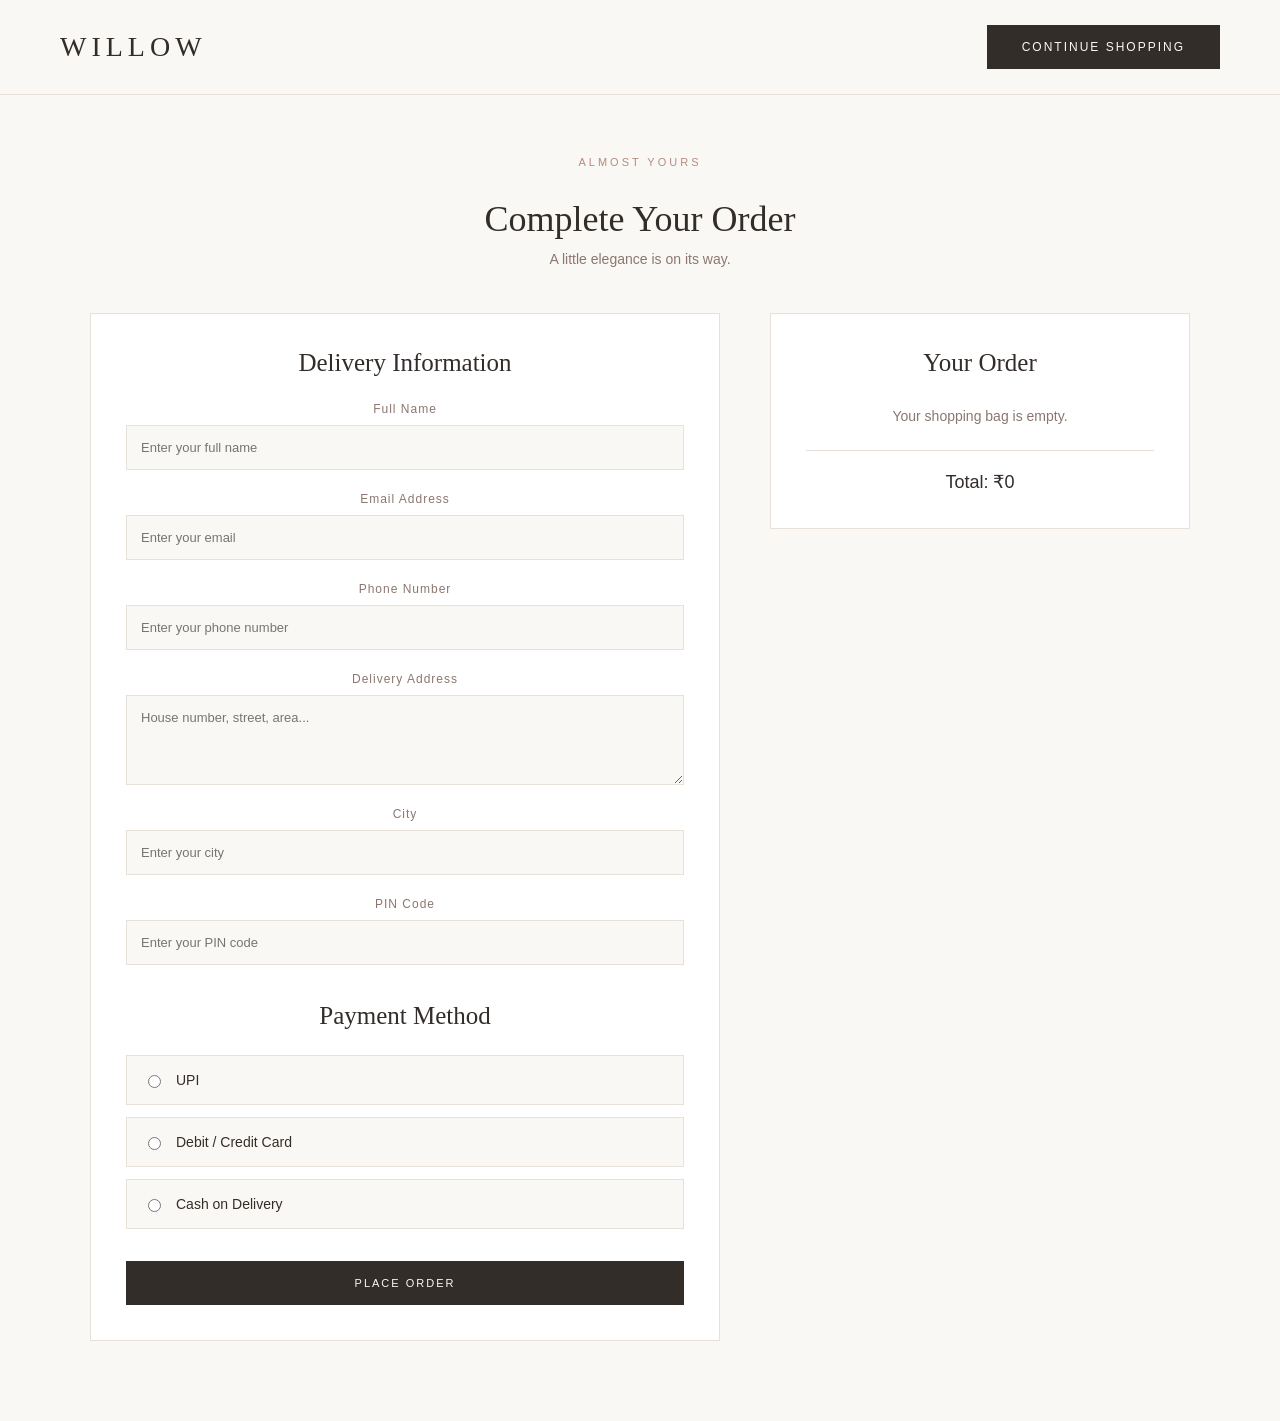
<file: checkout.html>
<!DOCTYPE html>
<html lang="en">
<head>
    <meta charset="UTF-8">
    <meta name="viewport" content="width=device-width, initial-scale=1.0">
    <title>Checkout | WILLOW</title>
    <link rel="stylesheet" href="style.css">
</head>

<body>

    <header>
        <div class="logo">WILLOW</div>
        <a href="index.html" class="shop-button">CONTINUE SHOPPING</a>
    </header>

    <main class="checkout-page">

        <div class="section-heading">
            <p>ALMOST YOURS</p>
            <h2>Complete Your Order</h2>
            <span>A little elegance is on its way.</span>
        </div>

        <div class="checkout-container">

            <section class="checkout-details">

                <h2>Delivery Information</h2>

                <form id="checkout-form">

<label>Full Name</label>
<input type="text" name="fullName" placeholder="Enter your full name" required>

<label>Email Address</label>
<input type="email" name="email" placeholder="Enter your email" required>

<label>Phone Number</label>
<input type="tel" name="phone" placeholder="Enter your phone number" required>

<label>Delivery Address</label>
<textarea name="address" placeholder="House number, street, area..." required></textarea>

<label>City</label>
<input type="text" name="city" placeholder="Enter your city" required>

<label>PIN Code</label>
<input type="text" name="pinCode" placeholder="Enter your PIN code" required>


                   
                    <h2>Payment Method</h2>

                    <label class="payment-option">
                        <input type="radio" name="payment" value="UPI" required>
                        UPI
                    </label>

                    <label class="payment-option">
                        <input type="radio" name="payment" value="Card">
                        Debit / Credit Card
                    </label>

                    <label class="payment-option">
                        <input type="radio" name="payment" value="COD">
                        Cash on Delivery
                    </label>

                    <button type="submit" class="checkout-button">
                        PLACE ORDER
                    </button>

                </form>

            </section>

            <section class="order-summary">
                <h2>Your Order</h2>
                <div id="checkout-items">
                    Your products will appear here.
                </div>
                <div id="checkout-total">
                    Total: ₹0
                </div>
            </section>

        </div>

        </main>

    <script src="checkout.js"></script>
</body>
</html>
</file>
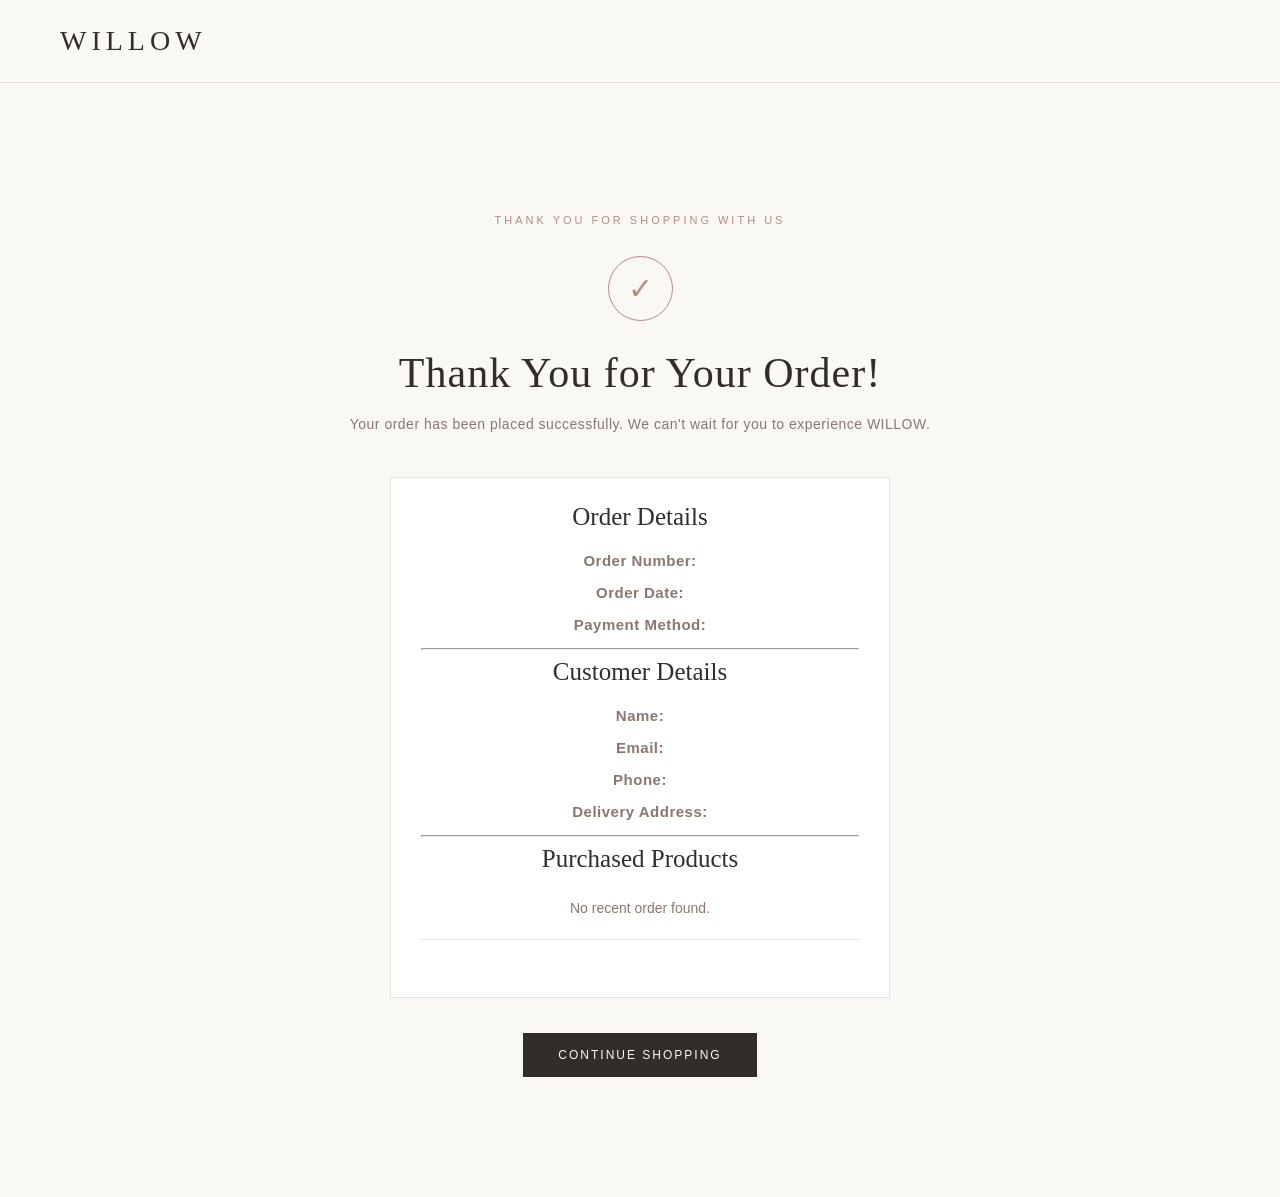
<file: order-confirmation.html>
<!DOCTYPE html>
<html lang="en">
<head>
    <meta charset="UTF-8">
    <meta name="viewport" content="width=device-width, initial-scale=1.0">
    <title>Order Confirmed | WILLOW</title>
    <link rel="stylesheet" href="style.css">
</head>

<body>

    <header>
        <div class="logo">WILLOW</div>
    </header>

    <main class="confirmation-page">

        <p class="confirmation-label">THANK YOU FOR SHOPPING WITH US</p>

        <div class="confirmation-icon">✓</div>

        <h1>Thank You for Your Order!</h1>

        <p class="confirmation-message">
            Your order has been placed successfully.
            We can't wait for you to experience WILLOW.
        </p>

        
<div class="confirmation-details">

    <h2>Order Details</h2>

    <p><strong>Order Number:</strong> <span id="order-number"></span></p>
    <p><strong>Order Date:</strong> <span id="order-date"></span></p>
    <p><strong>Payment Method:</strong> <span id="order-payment"></span></p>

    <hr>

    <h2>Customer Details</h2>

    <p><strong>Name:</strong> <span id="customer-name"></span></p>
    <p><strong>Email:</strong> <span id="customer-email"></span></p>
    <p><strong>Phone:</strong> <span id="customer-phone"></span></p>
    <p><strong>Delivery Address:</strong> <span id="customer-address"></span></p>

    <hr>

    <h2>Purchased Products</h2>

    <div id="confirmation-items"></div>
    <p id="confirmation-total"></p>

</div>


        <a href="index.html" class="shop-button">
            CONTINUE SHOPPING
        </a>

        </main>

    <script src="order-confirmation.js"></script>
</body>
</html>
</file>
<file: style.css>
/* WILLOW - Fashion & Lifestyle */

/* General Styling */

* {
    box-sizing: border-box;
}

body {
    background-color: #FAF8F4;
    color: #332D2A;
    font-family: Arial, sans-serif;
    margin: 0;
}

/* Navigation Bar */

header {
    display: flex;
    justify-content: space-between;
    align-items: center;
    padding: 25px 60px;
    border-bottom: 1px solid #E8E1D9;
}

/* WILLOW Logo */

.logo {
    font-family: "Times New Roman", serif;
    font-size: 28px;
    letter-spacing: 5px;
}

/* Navigation Links */

nav {
    display: flex;
    gap: 45px;
}

nav a {
    text-decoration: none;
    color: #332D2A;
    font-size: 15px;
    font-weight: 500;
    letter-spacing: 1px;
    transition: color 0.3s ease;
}

nav a:hover {
    color: #B58B82;
}

/* Shopping Bag Icon */

.cart {
    position: relative;
    display: flex;
    align-items: center;
    justify-content: center;
    text-decoration: none;
    padding: 8px;
}

.bag-icon {
    width: 25px;
    height: 25px;
    fill: none;
    stroke: #332D2A;
    stroke-width: 1.5;
    stroke-linecap: round;
    stroke-linejoin: round;
    transition: stroke 0.3s ease;
}

.cart-count {
    position: absolute;
    top: -2px;
    right: -5px;
    background-color: #B58B82;
    color: white;
    width: 17px;
    height: 17px;
    border-radius: 50%;
    display: flex;
    align-items: center;
    justify-content: center;
    font-size: 10px;
}

.cart:hover .bag-icon {
    stroke: #B58B82;
}

/* Main Heading */

main {
    text-align: center;
    margin-top: 100px;
}

main h1 {
    font-family: "Times New Roman", serif;
    font-size: 42px;
    font-weight: normal;
    letter-spacing: 1px;
    color: #332D2A;
    margin-bottom: 15px;
}

main p {
    font-size: 15px;
    color: #8B7770;
    letter-spacing: 0.5px;
}

/* Hero Section */

.hero {
    display: flex;
    align-items: center;
    justify-content: space-between;
    padding: 35px 60px 10px;
    gap: 50px;
    margin-top: 0;
}

/* Hero Text */

.hero-content {
    flex: 1;
}

.hero-label {
    color: #B58B82;
    font-size: 12px;
    letter-spacing: 3px;
    margin-bottom: 25px;
}

.hero-content h1 {
    font-family: "Times New Roman", serif;
    font-size: 52px;
    font-weight: normal;
    line-height: 1.2;
    color: #332D2A;
}

.hero-description {
    color: #8B7770;
    font-size: 15px;
    line-height: 1.8;
    max-width: 420px;
    margin: 0 auto 30px;
    text-align: center;
}

/* Shop Now Button */

.shop-button {
    display: inline-block;
    background-color: #332D2A;
    color: #FAF8F4;
    text-decoration: none;
    padding: 15px 35px;
    font-size: 12px;
    letter-spacing: 2px;
    transition: background-color 0.3s ease;
}

.shop-button:hover {
    background-color: #B58B82;
}

/* Hero Image */

.hero-image {
    flex: 1;
}

.hero-image img {
    width: 100%;
    height: auto;
    object-fit: contain;
    display: block;
}

/* Featured Collections */

.collections {
    padding: 70px 60px;
    text-align: center;
}

.section-heading p {
    color: #B58B82;
    font-size: 11px;
    letter-spacing: 3px;
}

.section-heading h2 {
    font-family: "Times New Roman", serif;
    font-size: 36px;
    font-weight: normal;
    color: #332D2A;
    margin-bottom: 10px;
}

.section-heading span {
    color: #8B7770;
    font-size: 14px;
}

/* Collection Cards */

.collection-container {
    display: flex;
    gap: 25px;
    margin-top: 40px;
}

.collection-card {
    flex: 1;
    text-align: center;
}

.collection-card img {
    width: 100%;
    height: 350px;
    object-fit: cover;
    display: block;
    transition: transform 0.4s ease;
}

.collection-card {
    overflow: hidden;
}

.collection-card:hover img {
    transform: scale(1.04);
}

.collection-card h3 {
    font-family: "Times New Roman", serif;
    font-size: 23px;
    font-weight: normal;
    color: #332D2A;
    margin: 20px 0 10px;
}

.collection-card a {
    color: #8B7770;
    text-decoration: none;
    font-size: 11px;
    letter-spacing: 2px;
    border-bottom: 1px solid #B58B82;
    padding-bottom: 5px;
}

.collection-card a:hover {
    color: #B58B82;
}

/* Featured Products */

.featured-products {
    padding: 10px 60px 70px;
    text-align: center;
}

.product-container {
    display: flex;
    align-items: flex-start;
    gap: 25px;
    margin-top: 40px;
}

.product-card {
    flex: 1;
    min-width: 0;
    text-align: center;
    overflow: hidden;
    display: flex;
    flex-direction: column;
    align-items: center;
}


.product-card img {
    width: 100%;
    height: 320px;
    object-fit: contain;
    object-position: center;
    display: block;
    margin: 30px auto 20px;
    padding: 15px;
    transition: transform 0.4s ease;
}

.product-card:hover img {
    transform: scale(1.05);
}

.product-card h3 {
    font-family: "Times New Roman", serif;
    font-size: 20px;
    font-weight: normal;
    color: #332D2A;
    margin: 15px 0 8px;
}

.product-price {
    color: #8B7770;
    font-size: 14px;
    margin-bottom: 15px;
}

.product-card a {
    color: #8B7770;
    text-decoration: none;
    font-size: 11px;
    letter-spacing: 2px;
    border-bottom: 1px solid #B58B82;
    padding-bottom: 5px;
}

.product-card a:hover {
    color: #B58B82;
}

/* Add to Bag Buttons */

.add-to-bag {
    width: 100%;
    padding: 13px 15px;
    margin-top: auto;
    background-color: #332D2A;
    color: #FAF8F4;
    border: 1px solid #332D2A;
    font-size: 11px;
    letter-spacing: 2px;
    cursor: pointer;
    transition: all 0.3s ease;
}

.add-to-bag:hover {
    background-color: #B58B82;
    border-color: #B58B82;
}

/* Shopping Bag Panel */

.cart-panel {
    position: fixed;
    top: 0;
    right: -450px;
    width: 400px;
    max-width: 100%;
    height: 100vh;
    background-color: #FAF8F4;
    z-index: 1000;
    padding: 30px;
    box-sizing: border-box;
    box-shadow: -5px 0 20px rgba(0, 0, 0, 0.1);
    transition: right 0.4s ease;
    display: flex;
    flex-direction: column;
}

.cart-panel.active {
    right: 0;
}

.cart-header {
    display: flex;
    justify-content: space-between;
    align-items: center;
    border-bottom: 1px solid #E8E1D9;
    padding-bottom: 20px;
}

.cart-header h2 {
    font-family: "Times New Roman", serif;
    font-weight: normal;
    font-size: 25px;
}

.close-cart {
    background: none;
    border: none;
    font-size: 28px;
    color: #332D2A;
    cursor: pointer;
    transition: color 0.3s ease;
}

.close-cart:hover {
    color: #B58B82;
}

/* Shopping Bag Items */

.cart-items {
    flex: 1;
    padding: 20px 0;
    overflow-y: auto;
}

.empty-cart {
    color: #8B7770;
    text-align: center;
    margin-top: 40px;
    font-size: 14px;
}

.cart-item {
    display: flex;
    justify-content: space-between;
    align-items: center;
    gap: 15px;
    padding: 15px 0;
    border-bottom: 1px solid #E8E1D9;
}

.cart-item p {
    margin: 5px 0;
    font-size: 13px;
}

/* Quantity Controls */

.quantity-controls {
    display: flex;
    align-items: center;
    gap: 12px;
    flex-shrink: 0;
}

.quantity-controls button {
    width: 27px;
    height: 27px;
    background: transparent;
    border: 1px solid #E8E1D9;
    color: #332D2A;
    font-size: 17px;
    cursor: pointer;
    transition: all 0.3s ease;
}

.quantity-controls button:hover {
    background-color: #332D2A;
    color: #FAF8F4;
    border-color: #332D2A;
}

.quantity-controls span {
    font-size: 13px;
    min-width: 12px;
    text-align: center;
}

/* Remove Button */

.remove-button {
    background: none;
    border: none;
    color: #B58B82;
    font-size: 10px;
    letter-spacing: 1px;
    cursor: pointer;
}

.remove-button:hover {
    color: #332D2A;
}

/* Shopping Bag Footer */

.cart-footer {
    border-top: 1px solid #E8E1D9;
    padding-top: 20px;
}

.cart-total {
    display: flex;
    justify-content: space-between;
    font-size: 17px;
    color: #332D2A;
    margin-bottom: 20px;
}

.checkout-button {
    width: 100%;
    padding: 15px;
    background-color: #332D2A;
    color: #FAF8F4;
    border: 1px solid #332D2A;
    font-size: 11px;
    letter-spacing: 2px;
    cursor: pointer;
    transition: all 0.3s ease;
}

.checkout-button:hover {
    background-color: #B58B82;
    border-color: #B58B82;
}

/* Responsive Design */

@media (max-width: 900px) {
    header {
        padding: 20px 30px;
    }

    nav {
        gap: 20px;
    }

    .hero {
        padding: 30px;
        gap: 25px;
    }

    .hero-content h1 {
        font-size: 42px;
    }

    .collections,
    .featured-products {
        padding-left: 30px;
        padding-right: 30px;
    }

    .product-container,
    .collection-container {
        flex-wrap: wrap;
    }

    .product-card,
    .collection-card {
        flex: 1 1 40%;
    }
}

/* =========================
   WILLOW CHECKOUT PAGE
========================= */

.checkout-page {
    padding: 50px 60px 80px;
    margin-top: 0;
}

.checkout-page .section-heading {
    text-align: center;
    margin-bottom: 45px;
}

.checkout-container {
    display: grid;
    grid-template-columns: 1.5fr 1fr;
    gap: 50px;
    max-width: 1100px;
    margin: auto;
    align-items: start;
}

.checkout-details,
.order-summary {
    background-color: #FFFFFF;
    padding: 35px;
    border: 1px solid #E8E1D9;
}

.checkout-details h2,
.order-summary h2 {
    font-family: "Times New Roman", serif;
    font-size: 25px;
    font-weight: normal;
    margin-top: 0;
    margin-bottom: 25px;
}

#checkout-form {
    display: flex;
    flex-direction: column;
}

#checkout-form > label:not(.payment-option) {
    font-size: 12px;
    letter-spacing: 1px;
    margin-bottom: 9px;
    color: #8B7770;
}

#checkout-form input:not([type="radio"]),
#checkout-form textarea {
    width: 100%;
    padding: 14px;
    margin-bottom: 22px;
    border: 1px solid #E8E1D9;
    background-color: #FAF8F4;
    font-family: Arial, sans-serif;
    font-size: 13px;
    color: #332D2A;
    outline: none;
}

#checkout-form input:focus,
#checkout-form textarea:focus {
    border-color: #B58B82;
}

#checkout-form textarea {
    height: 90px;
    resize: vertical;
}

#checkout-form h2 {
    margin-top: 15px;
}

.payment-option {
    display: flex;
    align-items: center;
    gap: 12px;
    padding: 16px;
    margin-bottom: 12px;
    border: 1px solid #E8E1D9;
    background-color: #FAF8F4;
    font-size: 14px;
    cursor: pointer;
    transition: border-color 0.3s ease;
}

.payment-option:hover {
    border-color: #B58B82;
}

.payment-option input {
    accent-color: #B58B82;
}

#checkout-form .checkout-button {
    margin-top: 20px;
}

.order-summary {
    position: sticky;
    top: 25px;
}

#checkout-items {
    color: #8B7770;
    font-size: 14px;
    line-height: 2;
    padding-bottom: 20px;
}

#checkout-total {
    border-top: 1px solid #E8E1D9;
    padding-top: 20px;
    font-size: 18px;
    color: #332D2A;
}

/* Mobile Checkout */

@media (max-width: 750px) {
    .checkout-page {
        padding: 35px 20px;
    }

    .checkout-container {
        grid-template-columns: 1fr;
        gap: 25px;
    }

    .checkout-details,
    .order-summary {
        padding: 25px;
    }

    .order-summary {
        position: static;
    }
}

/* ORDER CONFIRMATION PAGE */

.confirmation-page {
    max-width: 750px;
    margin: 80px auto;
    padding: 40px 25px;
    text-align: center;
}

.confirmation-label {
    color: #B58B82;
    font-size: 11px;
    letter-spacing: 3px;
    margin-bottom: 30px;
}

.confirmation-icon {
    width: 65px;
    height: 65px;
    border: 1px solid #B58B82;
    border-radius: 50%;
    display: flex;
    align-items: center;
    justify-content: center;
    margin: 0 auto 25px;
    color: #B58B82;
    font-size: 30px;
}

.confirmation-page h1 {
    font-family: "Times New Roman", serif;
    font-size: 42px;
    font-weight: normal;
    color: #332D2A;
    margin-bottom: 15px;
}

.confirmation-message {
    color: #8B7770;
    font-size: 14px;
    line-height: 1.8;
    margin-bottom: 40px;
}

.confirmation-details {
    background-color: #FFFFFF;
    border: 1px solid #E8E1D9;
    padding: 25px 30px;
    margin: 0 auto 35px;
    text-align: center;
    max-width: 500px;
    width: 100%;
}

.confirmation-details h2 {
    font-family: "Times New Roman", serif;
    font-weight: normal;
    font-size: 25px;
    margin-top: 0;
    text-align: center;
}

#confirmation-items {
    color: #8B7770;
    font-size: 14px;
    line-height: 2;
    text-align: center;
}

#confirmation-total {
    border-top: 1px solid #E8E1D9;
    padding-top: 15px;
    font-size: 17px;
    color: #332D2A;
    text-align: center;
}

@media (max-width: 600px) {
    .confirmation-page {
        margin: 40px auto;
    }

    .confirmation-page h1 {
        font-size: 34px;
    }

    .confirmation-details {
        padding: 22px;
    }
}

/* WILLOW FOOTER */

.willow-footer {
    background-color: #332D2A;
    color: #FAF8F4;
    padding: 55px 60px 20px;
    margin-top: 60px;
}

.footer-container {
    display: flex;
    justify-content: space-between;
    gap: 40px;
    max-width: 1200px;
    margin: auto;
    padding-bottom: 40px;
}

.footer-brand h2 {
    font-family: "Times New Roman", serif;
    font-size: 30px;
    font-weight: normal;
    letter-spacing: 5px;
    margin-top: 0;
}

.footer-brand p {
    color: #D5C7C0;
    font-size: 13px;
    letter-spacing: 0.5px;
}

.footer-links {
    display: flex;
    flex-direction: column;
    gap: 14px;
}

.footer-links h3 {
    font-size: 11px;
    letter-spacing: 2px;
    font-weight: normal;
    margin-top: 5px;
    margin-bottom: 10px;
    color: #D5B2A9;
}

.footer-links a {
    color: #FAF8F4;
    text-decoration: none;
    font-size: 13px;
    transition: color 0.3s ease;
}

.footer-links a:hover {
    color: #D5B2A9;
}

.footer-bottom {
    border-top: 1px solid #625752;
    padding-top: 18px;
    display: flex;
    justify-content: space-between;
    gap: 15px;
    color: #C7B9B2;
    font-size: 11px;
    letter-spacing: 0.5px;
}

@media (max-width: 600px) {
    .willow-footer {
        padding: 40px 25px 20px;
    }

    .footer-container {
        flex-direction: column;
        gap: 30px;
    }

    .footer-bottom {
        flex-direction: column;
        text-align: center;
    }
}


.checkout-item p {
    margin: 2px 0;
} 
/* Empty Bag Button */

.empty-bag-button {
    width: 100%;
    padding: 13px;
    margin-bottom: 12px;
    background-color: transparent;
    color: #8B7770;
    border: 1px solid #B58B82;
    font-size: 12px;
    letter-spacing: 2px;
    cursor: pointer;
    transition: 0.3s ease;
}

.empty-bag-button:hover {
    background-color: #B58B82;
    color: white;
}

/* WILLOW CONTACT SECTION */

.contact-section {
    padding: 70px 20px;
    background-color: #F3EEE8;
    text-align: center;
}

#contact-form {
    max-width: 600px;
    margin: 40px auto 0;
    display: flex;
    flex-direction: column;
    text-align: left;
}

#contact-form label {
    color: #8B7770;
    font-size: 13px;
    letter-spacing: 1px;
    margin-bottom: 10px;
}

#contact-form input,
#contact-form textarea {
    width: 100%;
    padding: 15px;
    margin-bottom: 22px;
    border: 1px solid #E8E1D9;
    background-color: #FAF8F4;
    color: #332D2A;
    font-family: Arial, sans-serif;
    font-size: 14px;
    outline: none;
}

#contact-form input:focus,
#contact-form textarea:focus {
    border-color: #B58B82;
}

#contact-form textarea {
    min-height: 130px;
    resize: vertical;
}

#contact-form button {
    padding: 16px;
    background-color: #332D2A;
    color: #FAF8F4;
    border: none;
    letter-spacing: 2px;
    cursor: pointer;
    transition: 0.3s ease;
}

#contact-form button:hover {
    background-color: #B58B82;
}

/* CONTACT SECTION - MOBILE */

@media (max-width: 600px) {
    .contact-section {
        padding: 45px 20px;
    }

    #contact-form {
        width: 100%;
    }
}

/* HAMBURGER BUTTON */

.menu-toggle {
    display: none;
    background: transparent;
    border: none;
    color: #332D2A;
    font-size: 26px;
    cursor: pointer;
    padding: 5px;
    line-height: 1;
}

/* MOBILE HAMBURGER NAVIGATION */

@media (max-width: 600px) {

    header {
        position: relative;
        flex-wrap: nowrap;
    }

    .menu-toggle {
        display: block;
        margin-left: auto;
        order: 2;
    }

    header .cart {
        order: 3;
    }

    header nav {
        display: none;
        position: absolute;
        top: 100%;
        right: 20px;
        width: 190px;
        flex-direction: column;
        align-items: flex-start;
        gap: 18px;
        padding: 22px;
        background-color: #FAF8F4;
        border: 1px solid #E8E1D9;
        z-index: 1001;
    }

    header nav.active {
        display: flex;
    }
}

/* PRODUCT DETAILS STYLING */

.product-description {
    font-size: 13px;
    color: #8B7770;
    line-height: 1.6;
    margin: 10px 0;
    min-height: 65px;
}
.details-toggle {
    background: transparent;
    border: 1px solid #B58B82;
    color: #8B7770;
    padding: 10px 18px;
    font-size: 11px;
    letter-spacing: 1.5px;
    cursor: pointer;
    margin-bottom: 15px;
    transition: 0.3s ease;
}

.details-toggle:hover {
    background-color: #B58B82;
    color: #FAF8F4;
}

.extra-details {
    font-size: 12px;
    color: #8B7770;
    line-height: 1.6;
    margin-bottom: 15px;
}
/* ABOUT SECTION */

.about-section {
    padding: 70px 10%;
    text-align: center;
    background-color: #F3EEE8;
}

.about-section h2 {
    font-size: 24px;
    letter-spacing: 3px;
    color: #332D2A;
    margin-bottom: 20px;
}

.about-section p {
    max-width: 650px;
    margin: auto;
    font-size: 14px;
    line-height: 1.9;
    color: #8B7770;
} 
@media (max-width: 600px) {

    .product-container {
        display: grid;
        grid-template-columns: repeat(2, minmax(0, 1fr));
        gap: 25px 12px;
    }

    .product-card {
        width: 100%;
        min-width: 0;
        display: flex;
        flex-direction: column;
    }

    .product-description {
        min-height: 65px;
    }

    .details-toggle {
        margin-top: auto;
    }

}
</file>
